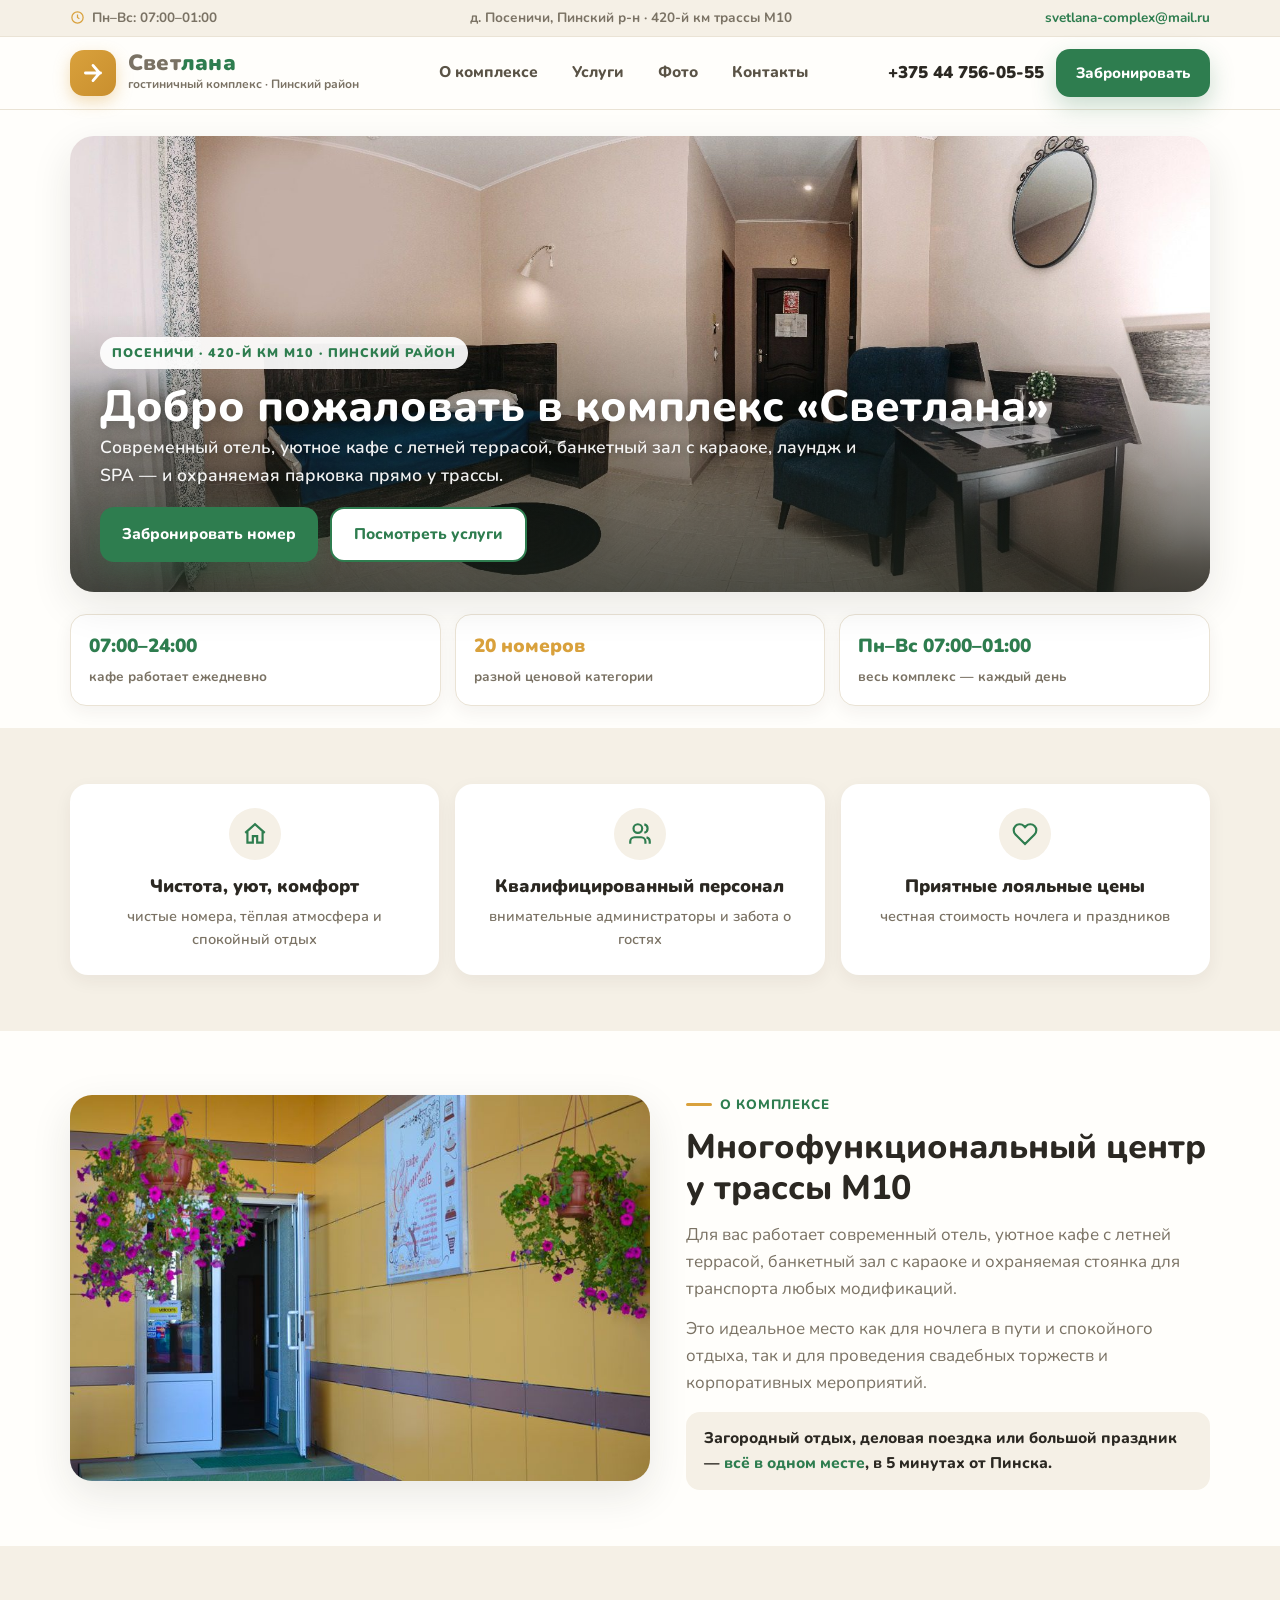
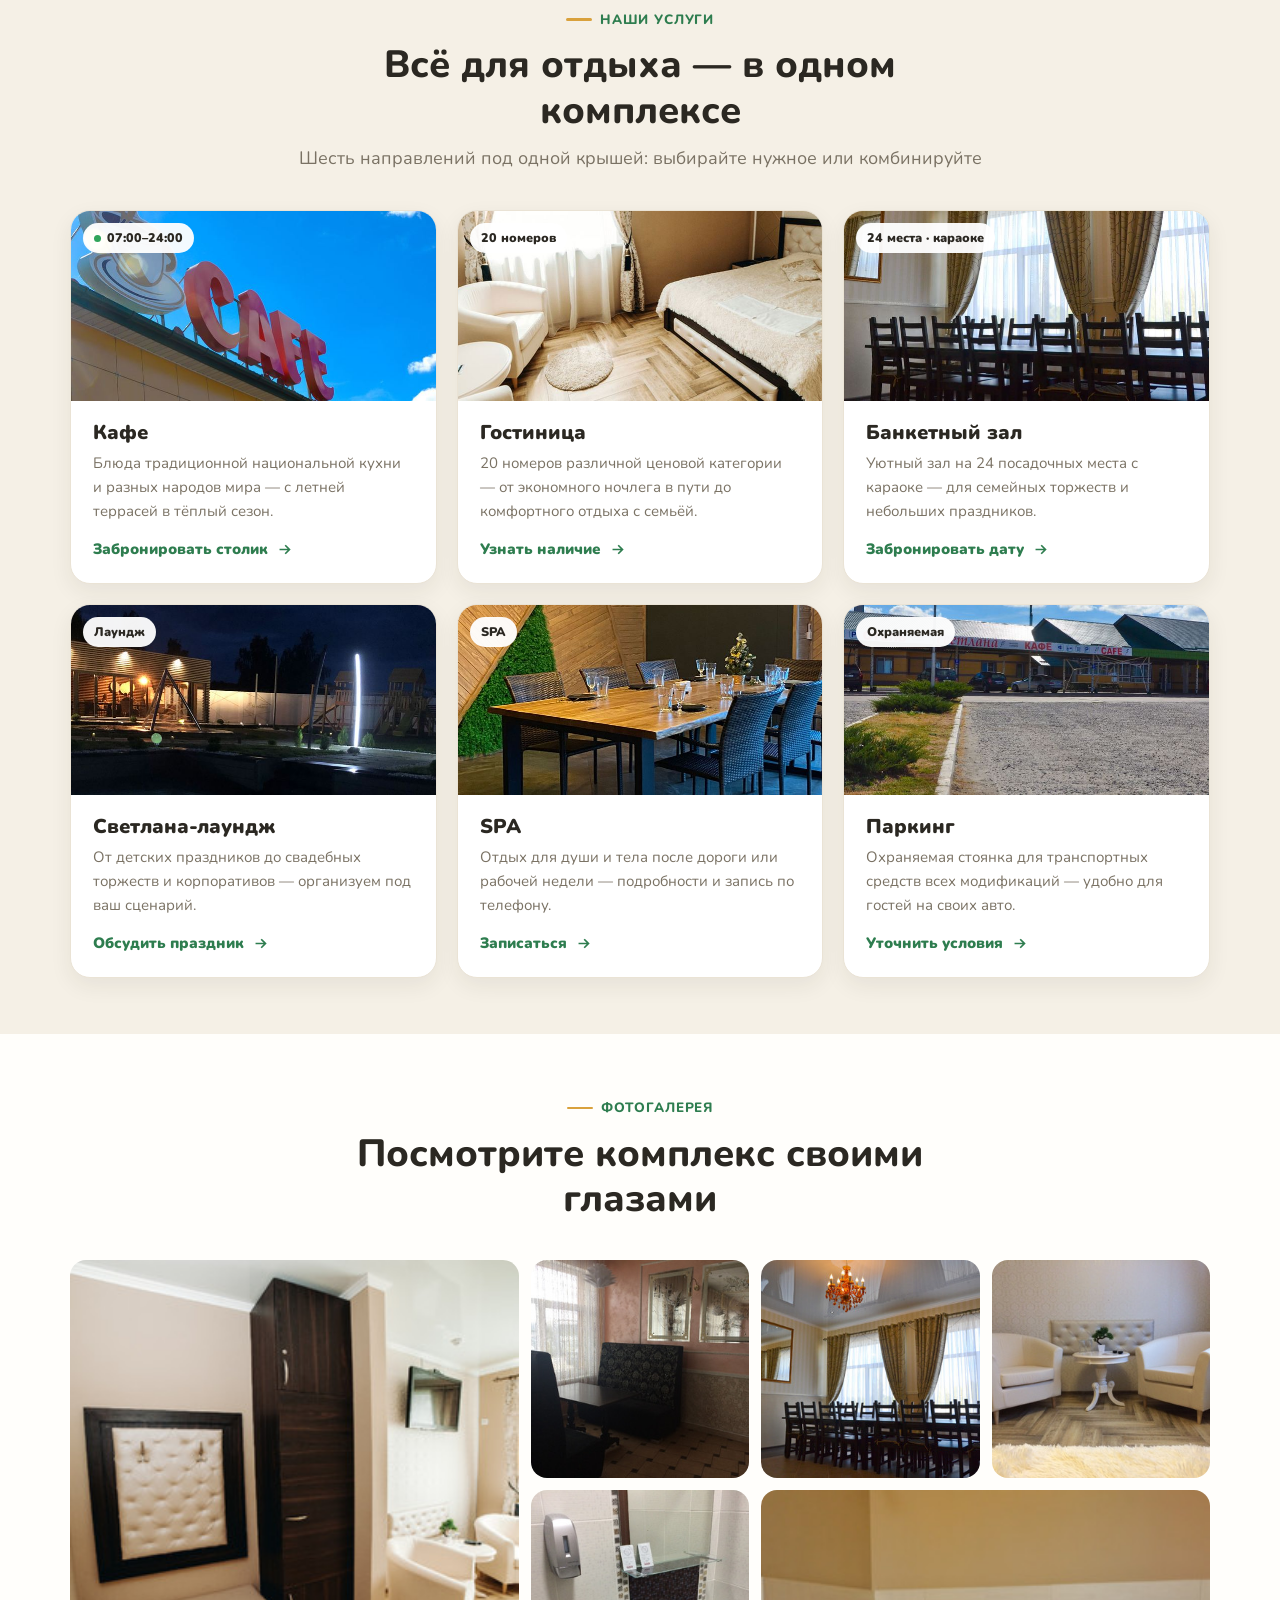
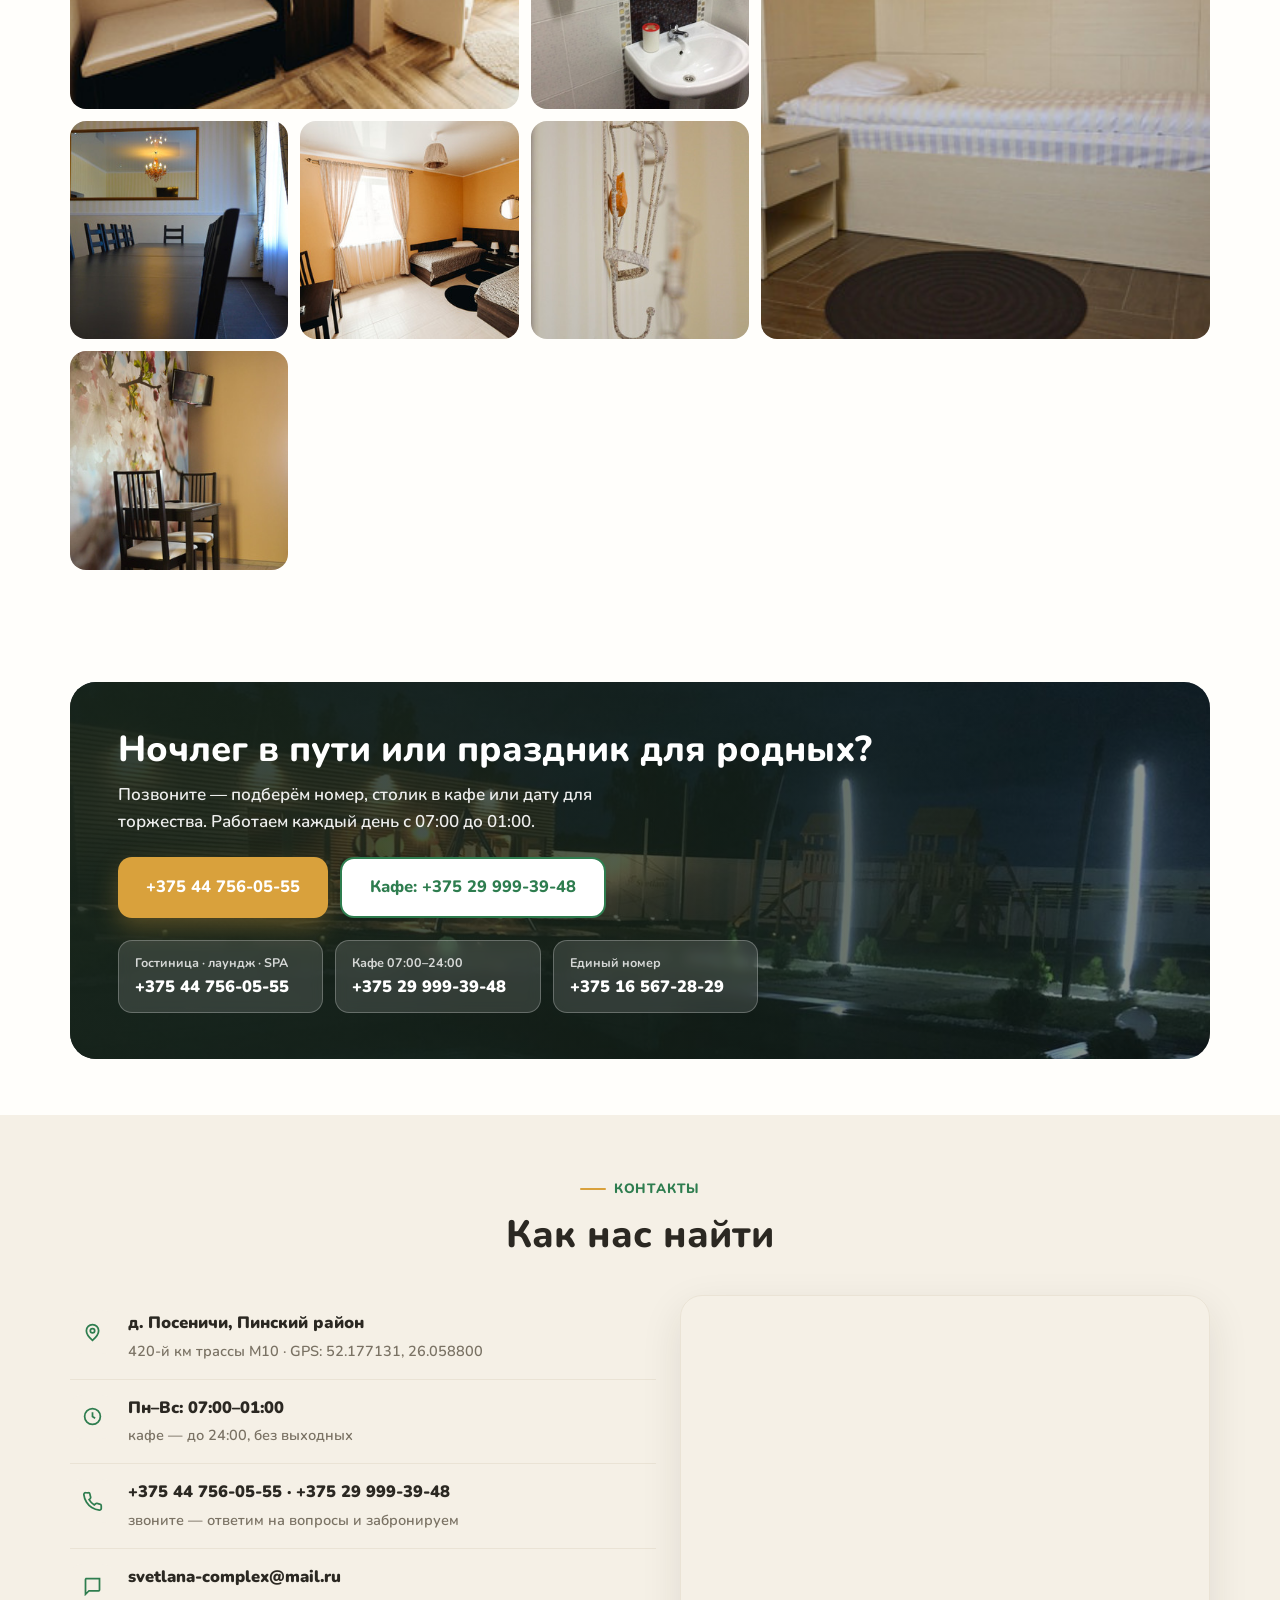
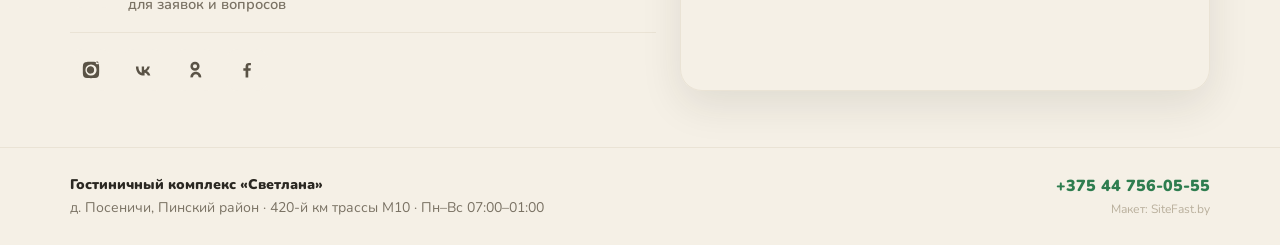
<file: index.html>
<!DOCTYPE html>
<html lang="ru">
<head>
<meta charset="UTF-8">
<meta name="viewport" content="width=device-width, initial-scale=1.0">
<title>Гостиничный комплекс «Светлана» — Посеничи, 420 км трассы М10 | отель, кафе, банкетный зал, SPA</title>
<meta name="description" content="Гостинично-развлекательный комплекс «Светлана» в Пинском районе: отель, кафе с летней террасой 07:00–24:00, банкетный зал с караоке, лаундж, SPA и охраняемая парковка. Бронь: +375 44 756-05-55.">
<link rel="preconnect" href="https://fonts.googleapis.com">
<link rel="preconnect" href="https://fonts.gstatic.com" crossorigin>
<link href="https://fonts.googleapis.com/css2?family=Nunito:wght@400;600;700;800;900&display=swap" rel="stylesheet">
<style>
:root{--bg:#FFFEFB;--tint:#F5F0E6;--card:#FFFFFF;--ink:#2B2822;--mut:#7A7264;--acc:#2E7D4F;--accD:#267247;--gold:#D9A13C;--line:#EAE3D5;--soft:0 14px 40px rgba(43,40,34,.10)}
*{margin:0;padding:0;box-sizing:border-box}
html{scroll-behavior:smooth}
body{font-family:'Nunito',system-ui,sans-serif;background:var(--bg);color:var(--ink);font-size:17px;line-height:1.6;overflow-x:hidden;-webkit-font-smoothing:antialiased}
a{color:inherit;text-decoration:none}
img{display:block;max-width:100%}
::selection{background:var(--acc);color:#fff}
.wrap{max-width:1180px;margin:0 auto;padding:0 20px}
h1,h2,h3{line-height:1.2;font-weight:800}
.kick{display:inline-flex;align-items:center;gap:8px;font-size:13.5px;font-weight:800;letter-spacing:.06em;text-transform:uppercase;color:var(--acc);margin-bottom:12px}
.kick::before{content:"";width:26px;height:2.5px;background:var(--gold);border-radius:2px}
.lead{color:var(--mut);font-size:18px}
.btn{display:inline-flex;align-items:center;justify-content:center;gap:10px;background:var(--acc);color:#fff;font-weight:800;font-size:16.5px;padding:15px 28px;border-radius:14px;border:none;cursor:pointer;transition:.2s;box-shadow:0 10px 24px rgba(46,125,79,.25)}
.btn:hover{background:var(--accD);transform:translateY(-2px)}
.btn.w{background:#fff;color:var(--acc);border:2px solid var(--acc);box-shadow:none}
.btn.w:hover{background:var(--tint)}
.btn.gold{background:var(--gold);color:#fff;box-shadow:0 10px 24px rgba(217,161,60,.3)}
/* верхняя полоса */
.topbar{background:var(--tint);border-bottom:1px solid var(--line);font-size:13.5px;font-weight:700;color:var(--mut)}
.topbar .wrap{display:flex;justify-content:space-between;align-items:center;gap:14px;padding:7px 20px}
.topbar a{color:var(--acc)}
.topbar .hours{display:flex;align-items:center;gap:7px}
/* шапка */
header{position:sticky;top:0;z-index:300;background:rgba(255,254,251,.94);backdrop-filter:blur(10px);border-bottom:1px solid var(--line)}
.hrow{display:flex;align-items:center;justify-content:space-between;gap:16px;padding:12px 20px}
.logo{display:flex;align-items:center;gap:12px}
.lmark{width:46px;height:46px;border-radius:14px;background:linear-gradient(135deg,var(--gold),#C98F2E);display:flex;align-items:center;justify-content:center;flex-shrink:0;box-shadow:0 6px 16px rgba(217,161,60,.35)}
.lmark svg{width:26px;height:26px}
.logo b{font-size:22px;font-weight:900;letter-spacing:.01em;display:block;line-height:1.1}
.logo b i{font-style:normal;color:var(--acc)}
.logo span{font-size:12px;color:var(--mut);font-weight:700}
nav.main{display:flex;gap:6px}
nav.main a{font-weight:800;font-size:15.5px;color:#5A5346;padding:10px 14px;border-radius:10px;transition:.15s}
nav.main a:hover{color:var(--acc);background:var(--tint)}
.hbtns{display:flex;align-items:center;gap:12px}
.htel{font-weight:900;font-size:17px;color:var(--ink)}
.htel:hover{color:var(--acc)}
.burger{display:none;background:none;border:1.5px solid var(--line);border-radius:10px;padding:9px 10px;cursor:pointer}
.burger span{display:block;width:20px;height:2px;background:var(--ink);margin:4px 0;border-radius:2px}
.mnav{display:none;position:fixed;inset:0;z-index:950;background:#FFFEFB;padding:26px;flex-direction:column;gap:4px}
.mnav.on{display:flex}
.mnav .mx{position:absolute;top:18px;right:22px;background:none;border:none;font-size:34px;color:var(--mut);cursor:pointer}
.mnav a{font-size:21px;font-weight:800;padding:13px 4px;border-bottom:1px solid var(--line)}
.mnav .m-tel{margin-top:auto;background:var(--acc);color:#fff;text-align:center;border-radius:14px;border:none;padding:16px;font-size:18px}
/* hero */
.hero{position:relative;padding:26px 0 0}
.hero .frame{position:relative;border-radius:24px;overflow:hidden;box-shadow:var(--soft)}
.hero .frame img{width:100%;height:auto}
.hero .hcard{position:absolute;left:0;right:0;bottom:0;padding:26px 30px 30px;background:linear-gradient(180deg,rgba(43,40,34,0) 0%,rgba(30,36,29,.72) 100%)}
.hcard .inkick{display:inline-block;background:rgba(255,255,255,.92);color:var(--acc);font-weight:900;font-size:12.5px;letter-spacing:.08em;text-transform:uppercase;padding:6px 12px;border-radius:999px;margin-bottom:12px}
.hcard h1{color:#fff;font-size:clamp(26px,4.6vw,44px);text-shadow:0 2px 14px rgba(0,0,0,.35)}
.hcard p{color:rgba(255,255,255,.94);font-size:clamp(14.5px,1.7vw,17.5px);font-weight:600;max-width:760px;text-shadow:0 1px 8px rgba(0,0,0,.4)}
.hcta{display:flex;flex-wrap:wrap;gap:12px;margin-top:18px}
.hcta .btn{font-size:15.5px;padding:13px 22px}
.hfacts{display:grid;grid-template-columns:repeat(3,1fr);gap:14px;margin:22px 0}
.hf{background:var(--card);border:1px solid var(--line);border-radius:16px;padding:16px 18px;box-shadow:0 6px 18px rgba(43,40,34,.06)}
.hf b{display:block;font-size:19px;font-weight:900;color:var(--acc)}
.hf b.gold{color:var(--gold)}
.hf span{font-size:13.5px;color:var(--mut);font-weight:700}
/* появление */
.rv{opacity:1;transform:none;transition:opacity .7s ease,transform .7s ease}
body.js .rv{opacity:0;transform:translateY(22px)}
body.js .rv.on{opacity:1;transform:none}
section{padding:56px 0}
.shead{text-align:center;max-width:720px;margin:0 auto 38px}
.shead h2{font-size:clamp(26px,3.6vw,38px)}
.shead .lead{margin-top:10px}
/* принципы */
.tintb{background:var(--tint)}
.prins{display:grid;grid-template-columns:repeat(3,1fr);gap:16px}
.prin{background:var(--card);border-radius:18px;padding:24px;text-align:center;box-shadow:0 6px 18px rgba(43,40,34,.06)}
.prin .ic{width:52px;height:52px;border-radius:50%;background:var(--tint);margin:0 auto 12px;display:flex;align-items:center;justify-content:center}
.prin .ic svg{width:26px;height:26px;stroke:var(--acc);fill:none;stroke-width:2}
.prin b{font-size:18px;font-weight:900}
.prin span{display:block;font-size:14.5px;color:var(--mut);font-weight:600;margin-top:4px}
/* о комплексе */
.about{display:grid;grid-template-columns:1.05fr .95fr;gap:36px;align-items:center}
.about .ph{border-radius:22px;overflow:hidden;box-shadow:var(--soft)}
.about .ph img{width:100%;height:100%;object-fit:cover;min-height:300px}
.about h2{font-size:clamp(25px,3.2vw,34px)}
.about p{color:var(--mut);margin-top:12px}
.about .note{margin-top:16px;background:var(--tint);border-radius:14px;padding:14px 18px;font-weight:800;font-size:15.5px}
.about .note em{font-style:normal;color:var(--acc)}
/* услуги */
.cards{display:grid;grid-template-columns:repeat(3,1fr);gap:20px}
.card{background:var(--card);border:1px solid var(--line);border-radius:20px;overflow:hidden;box-shadow:0 8px 22px rgba(43,40,34,.07);transition:.25s;display:flex;flex-direction:column}
.card:hover{transform:translateY(-6px);box-shadow:0 18px 44px rgba(43,40,34,.13)}
.card .ph{position:relative;height:190px;overflow:hidden}
.card .ph img{width:100%;height:100%;object-fit:cover;transition:transform .5s}
.card:hover .ph img{transform:scale(1.06)}
.card .badge{position:absolute;top:12px;left:12px;background:rgba(255,255,255,.95);color:var(--ink);font-size:12.5px;font-weight:900;padding:5px 11px;border-radius:999px;display:flex;align-items:center;gap:6px}
.card .badge .dot{width:7px;height:7px;border-radius:50%;background:#2FA45A;display:inline-block}
.card .body{padding:20px 22px 22px;display:flex;flex-direction:column;flex:1}
.card h3{font-size:20px;font-weight:900}
.card p{color:var(--mut);font-size:15px;margin-top:6px;flex:1}
.card .go{margin-top:14px;display:flex;align-items:center;gap:8px;font-weight:900;font-size:15px;color:var(--acc)}
.card .go svg{width:17px;height:17px;stroke:var(--acc);fill:none;stroke-width:2.4;transition:transform .2s}
.card:hover .go svg{transform:translateX(4px)}
/* галерея */
.gal{display:grid;grid-template-columns:repeat(5,1fr);gap:12px}
.gal a{border-radius:16px;overflow:hidden;position:relative;display:block}
.gal a:nth-child(1),.gal a:nth-child(6){grid-column:span 2;grid-row:span 2}
.gal a img{width:100%;height:100%;object-fit:cover;aspect-ratio:1}
.gal a:hover img{filter:brightness(1.08)}
/* бронирование */
.book{position:relative;border-radius:26px;overflow:hidden}
.book img.bg{position:absolute;inset:0;width:100%;height:100%;object-fit:cover}
.book .ol{position:absolute;inset:0;background:linear-gradient(100deg,rgba(24,38,28,.9) 0%,rgba(24,38,28,.72) 55%,rgba(24,38,28,.45) 100%)}
.book .in{position:relative;padding:46px 48px;color:#fff}
.book h2{font-size:clamp(24px,3.4vw,36px)}
.book p{color:rgba(255,255,255,.92);margin-top:10px;max-width:540px;font-weight:600}
.book .bcta{display:flex;flex-wrap:wrap;gap:12px;margin-top:22px}
.tels{display:grid;grid-template-columns:repeat(3,1fr);gap:12px;margin-top:22px;max-width:640px}
.telc{background:rgba(255,255,255,.13);border:1px solid rgba(255,255,255,.25);border-radius:14px;padding:12px 16px;backdrop-filter:blur(6px)}
.telc span{display:block;font-size:12.5px;color:rgba(255,255,255,.8);font-weight:700}
.telc b{font-size:16.5px;font-weight:900;color:#fff}
/* контакты и карта */
.contacts{display:grid;grid-template-columns:1.05fr .95fr;gap:24px;align-items:stretch}
.mapbox{border-radius:22px;overflow:hidden;border:1px solid var(--line);min-height:380px;box-shadow:var(--soft);position:relative}
.mapbox iframe{width:100%;height:100%;min-height:380px;border:0}
.cinfo .row{display:flex;gap:14px;padding:15px 0;border-bottom:1px solid var(--line)}
.cinfo .row:last-child{border-bottom:none}
.cinfo .ic{width:44px;height:44px;border-radius:12px;background:var(--tint);display:flex;align-items:center;justify-content:center;flex-shrink:0}
.cinfo .ic svg{width:21px;height:21px;stroke:var(--acc);fill:none;stroke-width:2}
.cinfo b{display:block;font-size:16.5px;font-weight:900}
.cinfo span{font-size:14.5px;color:var(--mut);font-weight:600}
.socials{display:flex;gap:10px;margin-top:16px}
.socials a{width:42px;height:42px;border-radius:12px;background:var(--tint);display:flex;align-items:center;justify-content:center;transition:.2s}
.socials a:hover{background:var(--acc)}
.socials svg{width:20px;height:20px;fill:#5A5346;transition:.2s}
.socials a:hover svg{fill:#fff}
/* футер */
footer{background:var(--tint);border-top:1px solid var(--line);padding:26px 0;font-size:14px;color:var(--mut)}
footer .wrap{display:flex;justify-content:space-between;align-items:center;gap:14px;flex-wrap:wrap}
footer .wm{font-size:12px;color:#B9AF9C}
/* мобильный */
@media(max-width:1000px){
 .cards{grid-template-columns:repeat(2,1fr)}
 .gal{grid-template-columns:repeat(3,1fr)}
 .about{grid-template-columns:1fr}
 .contacts{grid-template-columns:1fr}
}
@media(max-width:820px){
 nav.main,.htel{display:none}
 .burger{display:block}
 .prins{grid-template-columns:1fr}
 .hfacts{grid-template-columns:1fr 1fr}
 .tels{grid-template-columns:1fr}
 .book .in{padding:30px 26px}
 section{padding:44px 0}
}
@media(max-width:620px){
 .cards{grid-template-columns:1fr}
 .gal{grid-template-columns:repeat(2,1fr)}
 .gal a:nth-child(1),.gal a:nth-child(6){grid-column:span 2;grid-row:span 2}
 .topbar .hours{display:none}
 .hbtns .btn{display:none}
}
</style>
</head>
<body>
<div class="topbar">
 <div class="wrap">
  <div class="hours">
   <svg width="15" height="15" viewBox="0 0 24 24" fill="none" stroke="#D9A13C" stroke-width="2"><circle cx="12" cy="12" r="9"/><path d="M12 7v5l3 2"/></svg>
   Пн–Вс: 07:00–01:00
  </div>
  <div>д. Посеничи, Пинский р-н · 420-й км трассы М10</div>
  <a href="mailto:svetlana-complex@mail.ru">svetlana-complex@mail.ru</a>
 </div>
</div>
<header>
 <div class="wrap hrow">
  <a href="#top" class="logo" aria-label="Комплекс Светлана">
   <span class="lmark"><svg viewBox="0 0 24 24" fill="none"><path d="M5 12h14M12 5l6 7-6 7" stroke="#fff" stroke-width="2.6" stroke-linecap="round" stroke-linejoin="round"/></svg></span>
   <span><b>Свет<i>лана</i></b><span>гостиничный комплекс · Пинский район</span></span>
  </a>
  <nav class="main">
   <a href="#complex">О комплексе</a><a href="#services">Услуги</a><a href="#gallery">Фото</a><a href="#map">Контакты</a>
  </nav>
  <div class="hbtns">
   <a class="htel" href="tel:+375447560555">+375 44 756-05-55</a>
   <a class="btn" href="tel:+375447560555" style="padding:12px 20px;font-size:15px">Забронировать</a>
   <button class="burger" id="burger" aria-label="Меню"><span></span><span></span><span></span></button>
  </div>
 </div>
</header>
<div class="mnav" id="mnav">
 <button class="mx" id="mx" aria-label="Закрыть">×</button>
 <a href="#complex">О комплексе</a><a href="#services">Услуги</a><a href="#gallery">Фотогалерея</a><a href="#map">Контакты</a>
 <a class="m-tel" href="tel:+375447560555">Позвонить: +375 44 756-05-55</a>
</div>
<main id="top">
<section class="hero" style="padding-top:26px">
 <div class="wrap">
  <div class="frame">
   <img src="img/hero.jpg" alt="Гостиничный комплекс Светлана на трассе М10">
   <div class="hcard">
    <span class="inkick">Посеничи · 420-й км М10 · Пинский район</span>
    <h1>Добро пожаловать в комплекс «Светлана»</h1>
    <p>Современный отель, уютное кафе с летней террасой, банкетный зал с караоке, лаундж и SPA — и охраняемая парковка прямо у трассы.</p>
    <div class="hcta">
     <a class="btn" href="tel:+375447560555">Забронировать номер</a>
     <a class="btn w" href="#services">Посмотреть услуги</a>
    </div>
   </div>
  </div>
  <div class="hfacts">
   <div class="hf rv"><b>07:00–24:00</b><span>кафе работает ежедневно</span></div>
   <div class="hf rv"><b class="gold">20 номеров</b><span>разной ценовой категории</span></div>
   <div class="hf rv"><b>Пн–Вс 07:00–01:00</b><span>весь комплекс — каждый день</span></div>
  </div>
 </div>
</section>
<section class="tintb" id="complex">
 <div class="wrap">
  <div class="prins">
   <div class="prin rv"><span class="ic"><svg viewBox="0 0 24 24"><path d="M3 11l9-8 9 8M5 10v10h5v-6h4v6h5V10"/></svg></span><b>Чистота, уют, комфорт</b><span>чистые номера, тёплая атмосфера и спокойный отдых</span></div>
   <div class="prin rv"><span class="ic"><svg viewBox="0 0 24 24"><path d="M17 21v-2a4 4 0 0 0-4-4H7a4 4 0 0 0-4 4v2"/><circle cx="10" cy="7" r="4"/><path d="M21 21v-2a4 4 0 0 0-3-3.87M16 3.13a4 4 0 0 1 0 7.75"/></svg></span><b>Квалифицированный персонал</b><span>внимательные администраторы и забота о гостях</span></div>
   <div class="prin rv"><span class="ic"><svg viewBox="0 0 24 24"><path d="M20.8 4.6a5.5 5.5 0 0 0-7.8 0L12 5.7l-1-1.1a5.5 5.5 0 0 0-7.8 7.8l8.8 8.8 8.8-8.8a5.5 5.5 0 0 0 0-7.8z"/></svg></span><b>Приятные лояльные цены</b><span>честная стоимость ночлега и праздников</span></div>
  </div>
 </div>
</section>
<section id="about">
 <div class="wrap about">
  <div class="ph rv"><img src="img/mission.jpg" alt="Комплекс Светлана"></div>
  <div class="rv">
   <div class="kick">О комплексе</div>
   <h2>Многофункциональный центр у трассы М10</h2>
   <p>Для вас работает современный отель, уютное кафе с летней террасой, банкетный зал с караоке и охраняемая стоянка для транспорта любых модификаций.</p>
   <p>Это идеальное место как для ночлега в пути и спокойного отдыха, так и для проведения свадебных торжеств и корпоративных мероприятий.</p>
   <div class="note">Загородный отдых, деловая поездка или большой праздник — <em>всё в одном месте</em>, в 5 минутах от Пинска.</div>
  </div>
 </div>
</section>
<section class="tintb" id="services">
 <div class="wrap">
  <div class="shead rv">
   <div class="kick" style="justify-content:center">Наши услуги</div>
   <h2>Всё для отдыха — в одном комплексе</h2>
   <p class="lead">Шесть направлений под одной крышей: выбирайте нужное или комбинируйте</p>
  </div>
  <div class="cards">
   <a class="card rv" href="tel:+375299993948">
    <div class="ph"><img src="img/cafe.jpg" alt="Кафе Светлана"><span class="badge"><span class="dot"></span>07:00–24:00</span></div>
    <div class="body"><h3>Кафе</h3><p>Блюда традиционной национальной кухни и разных народов мира — с летней террасей в тёплый сезон.</p>
     <span class="go">Забронировать столик <svg viewBox="0 0 24 24"><path d="M5 12h14M13 6l6 6-6 6"/></svg></span></div>
   </a>
   <a class="card rv" href="tel:+375447560555">
    <div class="ph"><img src="img/hotel.jpg" alt="Гостиница Светлана"><span class="badge">20 номеров</span></div>
    <div class="body"><h3>Гостиница</h3><p>20 номеров различной ценовой категории — от экономного ночлега в пути до комфортного отдыха с семьёй.</p>
     <span class="go">Узнать наличие <svg viewBox="0 0 24 24"><path d="M5 12h14M13 6l6 6-6 6"/></svg></span></div>
   </a>
   <a class="card rv" href="tel:+375447560555">
    <div class="ph"><img src="img/hall.jpg" alt="Банкетный зал Светлана"><span class="badge">24 места · караоке</span></div>
    <div class="body"><h3>Банкетный зал</h3><p>Уютный зал на 24 посадочных места с караоке — для семейных торжеств и небольших праздников.</p>
     <span class="go">Забронировать дату <svg viewBox="0 0 24 24"><path d="M5 12h14M13 6l6 6-6 6"/></svg></span></div>
   </a>
   <a class="card rv" href="tel:+375447560555">
    <div class="ph"><img src="img/lounge.jpg" alt="Светлана лаундж"><span class="badge">Лаундж</span></div>
    <div class="body"><h3>Светлана-лаундж</h3><p>От детских праздников до свадебных торжеств и корпоративов — организуем под ваш сценарий.</p>
     <span class="go">Обсудить праздник <svg viewBox="0 0 24 24"><path d="M5 12h14M13 6l6 6-6 6"/></svg></span></div>
   </a>
   <a class="card rv" href="tel:+375447560555">
    <div class="ph"><img src="img/spa.jpg" alt="SPA Светлана"><span class="badge">SPA</span></div>
    <div class="body"><h3>SPA</h3><p>Отдых для души и тела после дороги или рабочей недели — подробности и запись по телефону.</p>
     <span class="go">Записаться <svg viewBox="0 0 24 24"><path d="M5 12h14M13 6l6 6-6 6"/></svg></span></div>
   </a>
   <a class="card rv" href="tel:+375165672829">
    <div class="ph"><img src="img/parking.jpg" alt="Охраняемая парковка Светлана"><span class="badge">Охраняемая</span></div>
    <div class="body"><h3>Паркинг</h3><p>Охраняемая стоянка для транспортных средств всех модификаций — удобно для гостей на своих авто.</p>
     <span class="go">Уточнить условия <svg viewBox="0 0 24 24"><path d="M5 12h14M13 6l6 6-6 6"/></svg></span></div>
   </a>
  </div>
 </div>
</section>
<section id="gallery">
 <div class="wrap">
  <div class="shead rv">
   <div class="kick" style="justify-content:center">Фотогалерея</div>
   <h2>Посмотрите комплекс своими глазами</h2>
  </div>
  <div class="gal rv">
   <a href="img/hotel.jpg" target="_blank" rel="noopener"><img src="img/g1.jpg" alt="Номер гостиницы"></a>
   <a href="img/cafe.jpg" target="_blank" rel="noopener"><img src="img/g5.jpg" alt="Кафе"></a>
   <a href="img/cafe.jpg" target="_blank" rel="noopener"><img src="img/g6.jpg" alt="Блюда кафе"></a>
   <a href="img/hall.jpg" target="_blank" rel="noopener"><img src="img/g2.jpg" alt="Банкетный зал"></a>
   <a href="img/hotel.jpg" target="_blank" rel="noopener"><img src="img/g3.jpg" alt="Номер"></a>
   <a href="img/hotel.jpg" target="_blank" rel="noopener"><img src="img/g4.jpg" alt="Гостиница"></a>
   <a href="img/hall.jpg" target="_blank" rel="noopener"><img src="img/g7.jpg" alt="Банкетный зал"></a>
   <a href="img/hotel.jpg" target="_blank" rel="noopener"><img src="img/g9.jpg" alt="Номер"></a>
   <a href="img/hall.jpg" target="_blank" rel="noopener"><img src="img/g8.jpg" alt="Зал"></a>
   <a href="img/hotel.jpg" target="_blank" rel="noopener"><img src="img/g10.jpg" alt="Отель"></a>
  </div>
 </div>
</section>
<section id="booking">
 <div class="wrap">
  <div class="book rv">
   <img class="bg" src="img/lounge.jpg" alt="">
   <div class="ol"></div>
   <div class="in">
    <h2>Ночлег в пути или праздник для родных?</h2>
    <p>Позвоните — подберём номер, столик в кафе или дату для торжества. Работаем каждый день с 07:00 до 01:00.</p>
    <div class="bcta">
     <a class="btn gold" href="tel:+375447560555">+375 44 756-05-55</a>
     <a class="btn w" href="tel:+375299993948">Кафе: +375 29 999-39-48</a>
    </div>
    <div class="tels">
     <div class="telc"><span>Гостиница · лаундж · SPA</span><b>+375 44 756-05-55</b></div>
     <div class="telc"><span>Кафе 07:00–24:00</span><b>+375 29 999-39-48</b></div>
     <div class="telc"><span>Единый номер</span><b>+375 16 567-28-29</b></div>
    </div>
   </div>
  </div>
 </div>
</section>
<section class="tintb" id="map">
 <div class="wrap">
  <div class="shead rv">
   <div class="kick" style="justify-content:center">Контакты</div>
   <h2>Как нас найти</h2>
  </div>
  <div class="contacts">
   <div class="cinfo rv">
    <div class="row"><span class="ic"><svg viewBox="0 0 24 24"><path d="M12 21s-7-6-7-11a7 7 0 0 1 14 0c0 5-7 11-7 11z"/><circle cx="12" cy="10" r="2.5"/></svg></span>
     <div><b>д. Посеничи, Пинский район</b><span>420-й км трассы М10 · GPS: 52.177131, 26.058800</span></div></div>
    <div class="row"><span class="ic"><svg viewBox="0 0 24 24"><circle cx="12" cy="12" r="9"/><path d="M12 7v5l3 2"/></svg></span>
     <div><b>Пн–Вс: 07:00–01:00</b><span>кафе — до 24:00, без выходных</span></div></div>
    <div class="row"><span class="ic"><svg viewBox="0 0 24 24"><path d="M22 16.9v3a2 2 0 0 1-2.2 2 19.8 19.8 0 0 1-8.6-3 19.5 19.5 0 0 1-6-6A19.8 19.8 0 0 1 2.1 4.2 2 2 0 0 1 4.1 2h3a2 2 0 0 1 2 1.7c.1 1 .4 2 .7 2.8a2 2 0 0 1-.4 2.1L8.1 9.9a16 16 0 0 0 6 6l1.3-1.3a2 2 0 0 1 2.1-.4c.9.3 1.9.6 2.8.7a2 2 0 0 1 1.7 2z"/></svg></span>
     <div><b><a href="tel:+375447560555">+375 44 756-05-55</a> · <a href="tel:+375299993948">+375 29 999-39-48</a></b><span>звоните — ответим на вопросы и забронируем</span></div></div>
    <div class="row"><span class="ic"><svg viewBox="0 0 24 24"><path d="M4 4h16v13a1 1 0 0 1-1 1H8l-4 4V5a1 1 0 0 1 1-1z"/></svg></span>
     <div><b><a href="mailto:svetlana-complex@mail.ru">svetlana-complex@mail.ru</a></b><span>для заявок и вопросов</span></div></div>
    <div class="socials">
     <a href="https://instagram.com/banya_pinsk_svetlana" target="_blank" rel="noopener" aria-label="Instagram"><svg viewBox="0 0 24 24"><path d="M12 2.2c3.2 0 3.6 0 4.8.1 3.3.1 4.8 1.7 4.9 4.9.1 1.3.1 1.6.1 4.8s0 3.6-.1 4.8c-.1 3.2-1.6 4.8-4.9 4.9-1.2.1-1.6.1-4.8.1s-3.6 0-4.8-.1c-3.3-.1-4.8-1.7-4.9-4.9C2.2 15.6 2.2 15.2 2.2 12s0-3.6.1-4.8C2.4 4 3.9 2.4 7.2 2.3 8.4 2.2 8.8 2.2 12 2.2zm0 3.1a6.7 6.7 0 1 0 0 13.4 6.7 6.7 0 0 0 0-13.4zm0 11a4.4 4.4 0 1 1 0-8.7 4.4 4.4 0 0 1 0 8.7zm6.9-11.3a1.6 1.6 0 1 0 0-3.1 1.6 1.6 0 0 0 0 3.1z"/></svg></a>
     <a href="https://vk.com/svetlanalounge" target="_blank" rel="noopener" aria-label="ВКонтакте"><svg viewBox="0 0 24 24"><path d="M13 18.7c-6 0-9.4-4.1-9.5-10.9h3c.1 5 2.3 7.1 4 7.5V7.8h2.8v4.3c1.7-.2 3.5-2.2 4.1-4.3h2.8c-.5 2.7-2.4 4.7-3.7 5.5 1.3.6 3.5 2.4 4.3 5.4h-3.1c-.5-1.8-1.9-3.2-3.8-3.4v3.4H13v.2z"/></svg></a>
     <a href="https://ok.ru/profile/571851712323" target="_blank" rel="noopener" aria-label="Одноклассники"><svg viewBox="0 0 24 24"><path d="M12 2a5.5 5.5 0 1 1 0 11 5.5 5.5 0 0 1 0-11zm0 3a2.5 2.5 0 1 0 0 5 2.5 2.5 0 0 0 0-5zm-1 9h2c3.5 0 6.3 2.6 6.5 6l-.1.9-3-.1c-.2-2.3-1.6-3.7-3.4-3.7s-3.2 1.4-3.4 3.7l-3 .1-.1-.9c.2-3.4 3-6 6.5-6z"/></svg></a>
     <a href="https://www.facebook.com/profile.php?id=100087731838714" target="_blank" rel="noopener" aria-label="Facebook"><svg viewBox="0 0 24 24"><path d="M13.5 21v-8h2.7l.4-3.1h-3.1V7.9c0-.9.2-1.5 1.5-1.5h1.7V3.6c-.3 0-1.3-.1-2.4-.1-2.4 0-4 1.4-4 4.1v2.3H7.6V13h2.7v8h3.2z"/></svg></a>
    </div>
   </div>
   <div class="mapbox rv">
    <iframe src="https://yandex.by/map-widget/v1/?ll=26.0588%2C52.1771&z=13&pt=26.0588,52.1771,pm2gnm" title="Карта: комплекс Светлана, Посеничи" loading="lazy"></iframe>
   </div>
  </div>
 </div>
</section>
</main>
<footer>
 <div class="wrap">
  <div>
   <b style="color:var(--ink);font-weight:900">Гостиничный комплекс «Светлана»</b>
   <div>д. Посеничи, Пинский район · 420-й км трассы М10 · Пн–Вс 07:00–01:00</div>
  </div>
  <div style="text-align:right">
   <a href="tel:+375447560555" style="color:var(--acc);font-weight:900;font-size:16px">+375 44 756-05-55</a>
   <div class="wm">Макет: SiteFast.by</div>
  </div>
 </div>
</footer>
<script>
document.body.classList.add('js');
/* reveal */
(function(){
 var els=[].slice.call(document.querySelectorAll('.rv'));
 function upd(){
  els.forEach(function(el){
   var r=el.getBoundingClientRect();
   if(r.top<innerHeight*.94)el.classList.add('on');
  });
 }
 document.addEventListener('scroll',upd,{passive:true});
 addEventListener('resize',upd);
 upd();
 window.__rvCount=function(){return els.filter(function(e){return e.classList.contains('on')}).length+' / '+els.length};
})();
/* меню */
(function(){
 var b=document.getElementById('burger'),m=document.getElementById('mnav');
 b.addEventListener('click',function(){m.classList.add('on')});
 document.getElementById('mx').addEventListener('click',function(){m.classList.remove('on')});
 m.querySelectorAll('a').forEach(function(a){a.addEventListener('click',function(){m.classList.remove('on')})});
})();
</script>
</body>
</html>
</file>
